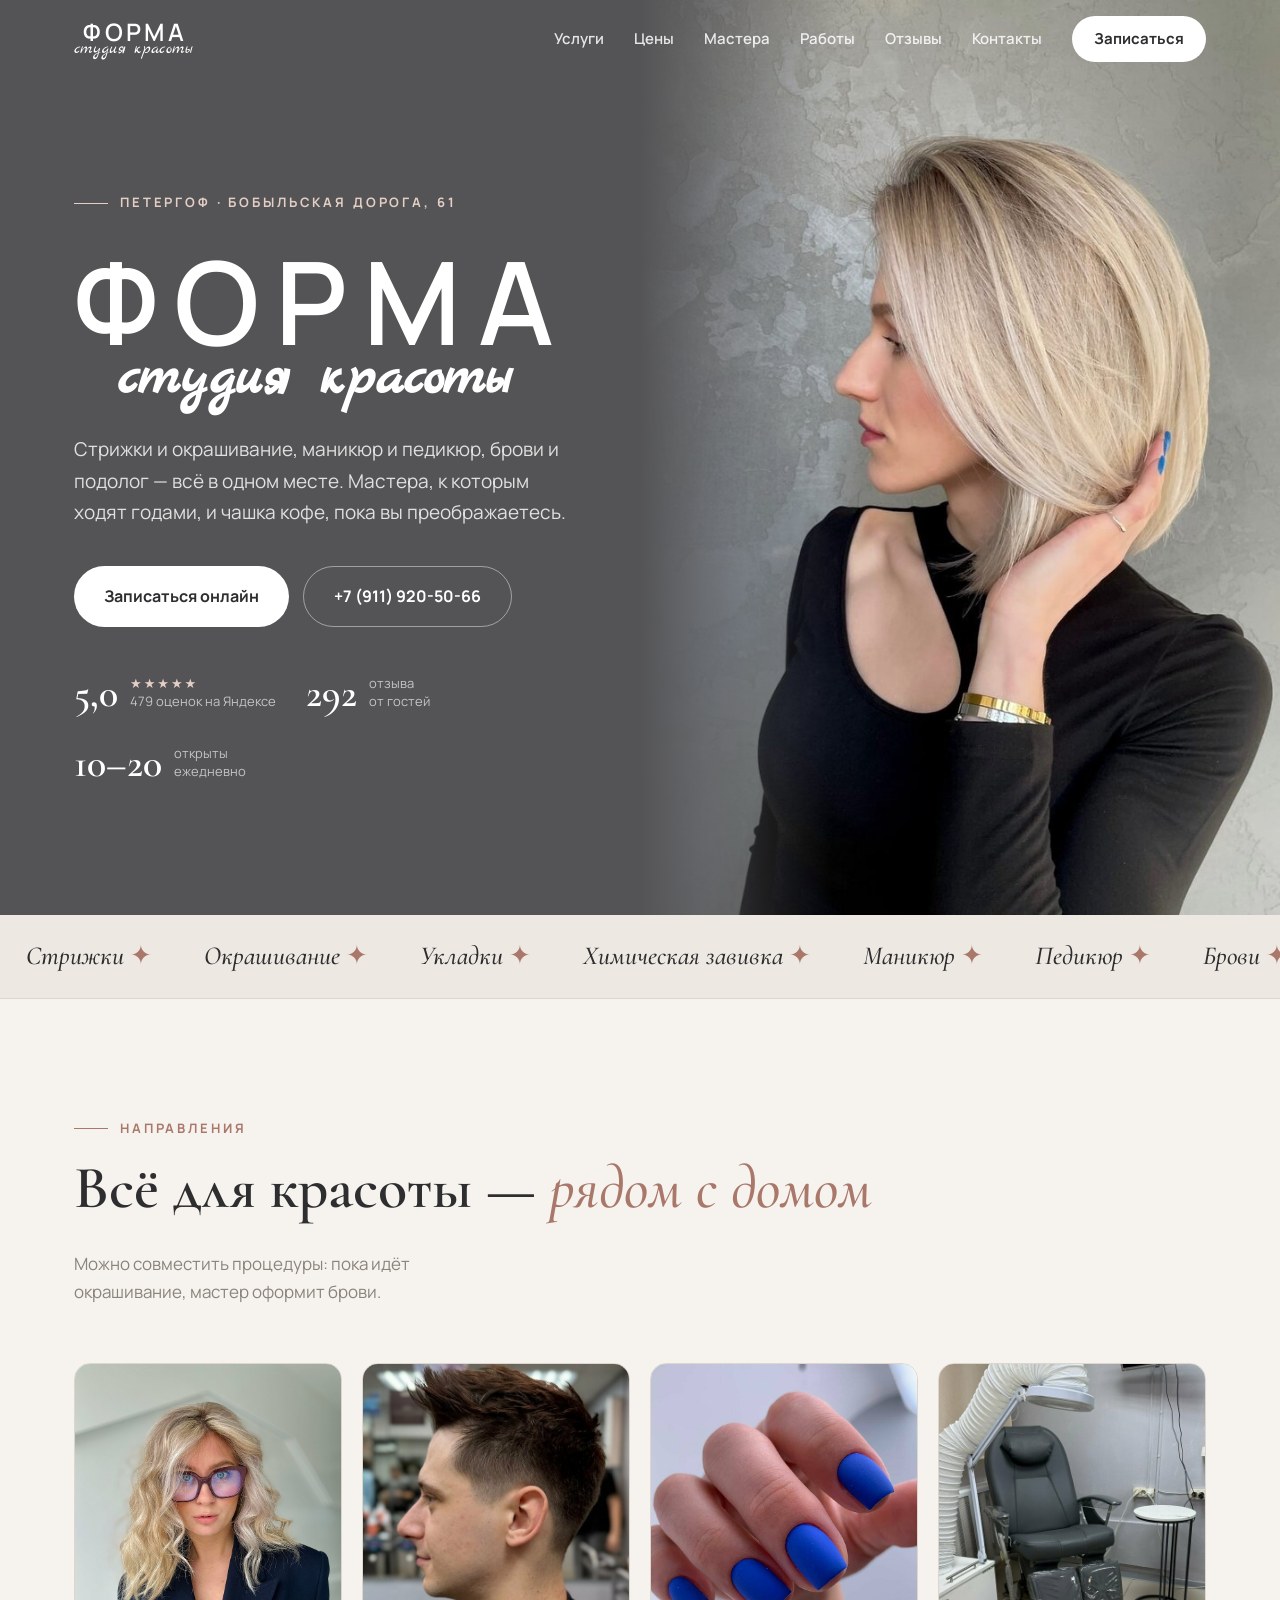
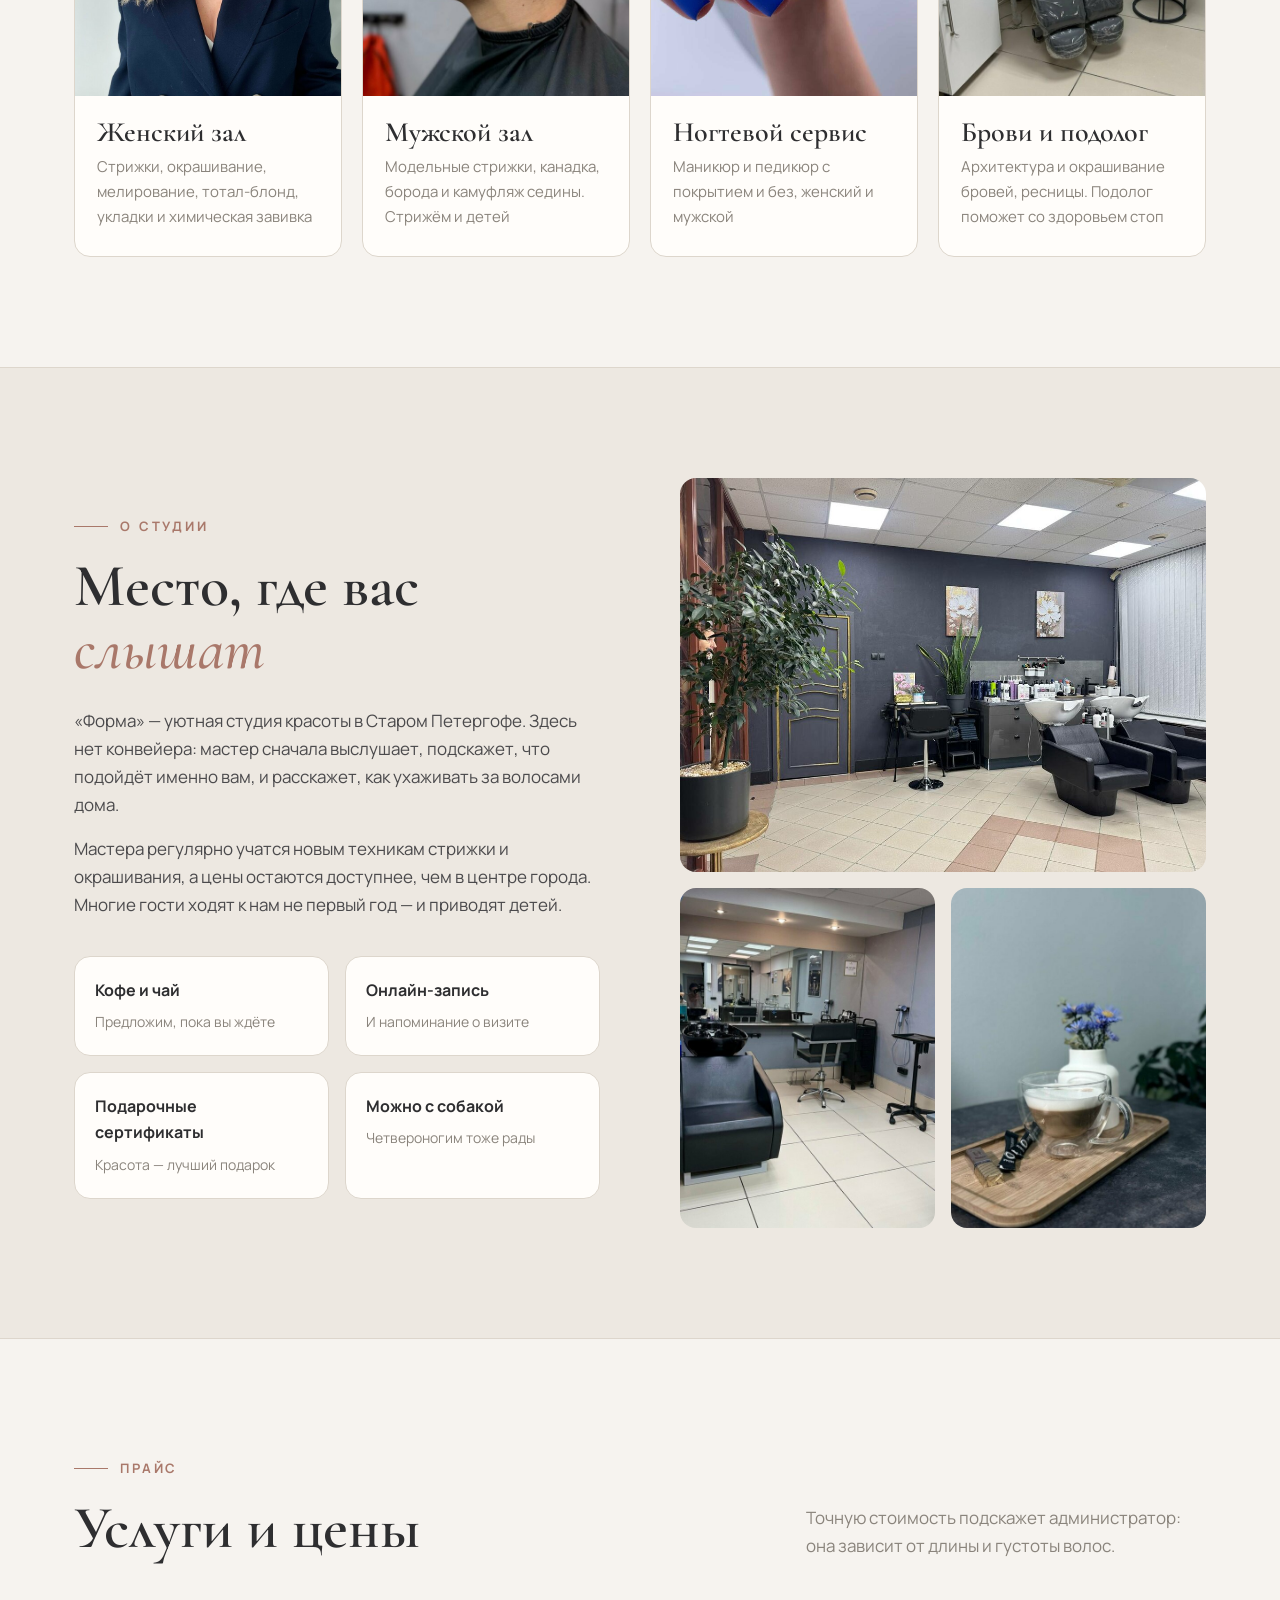
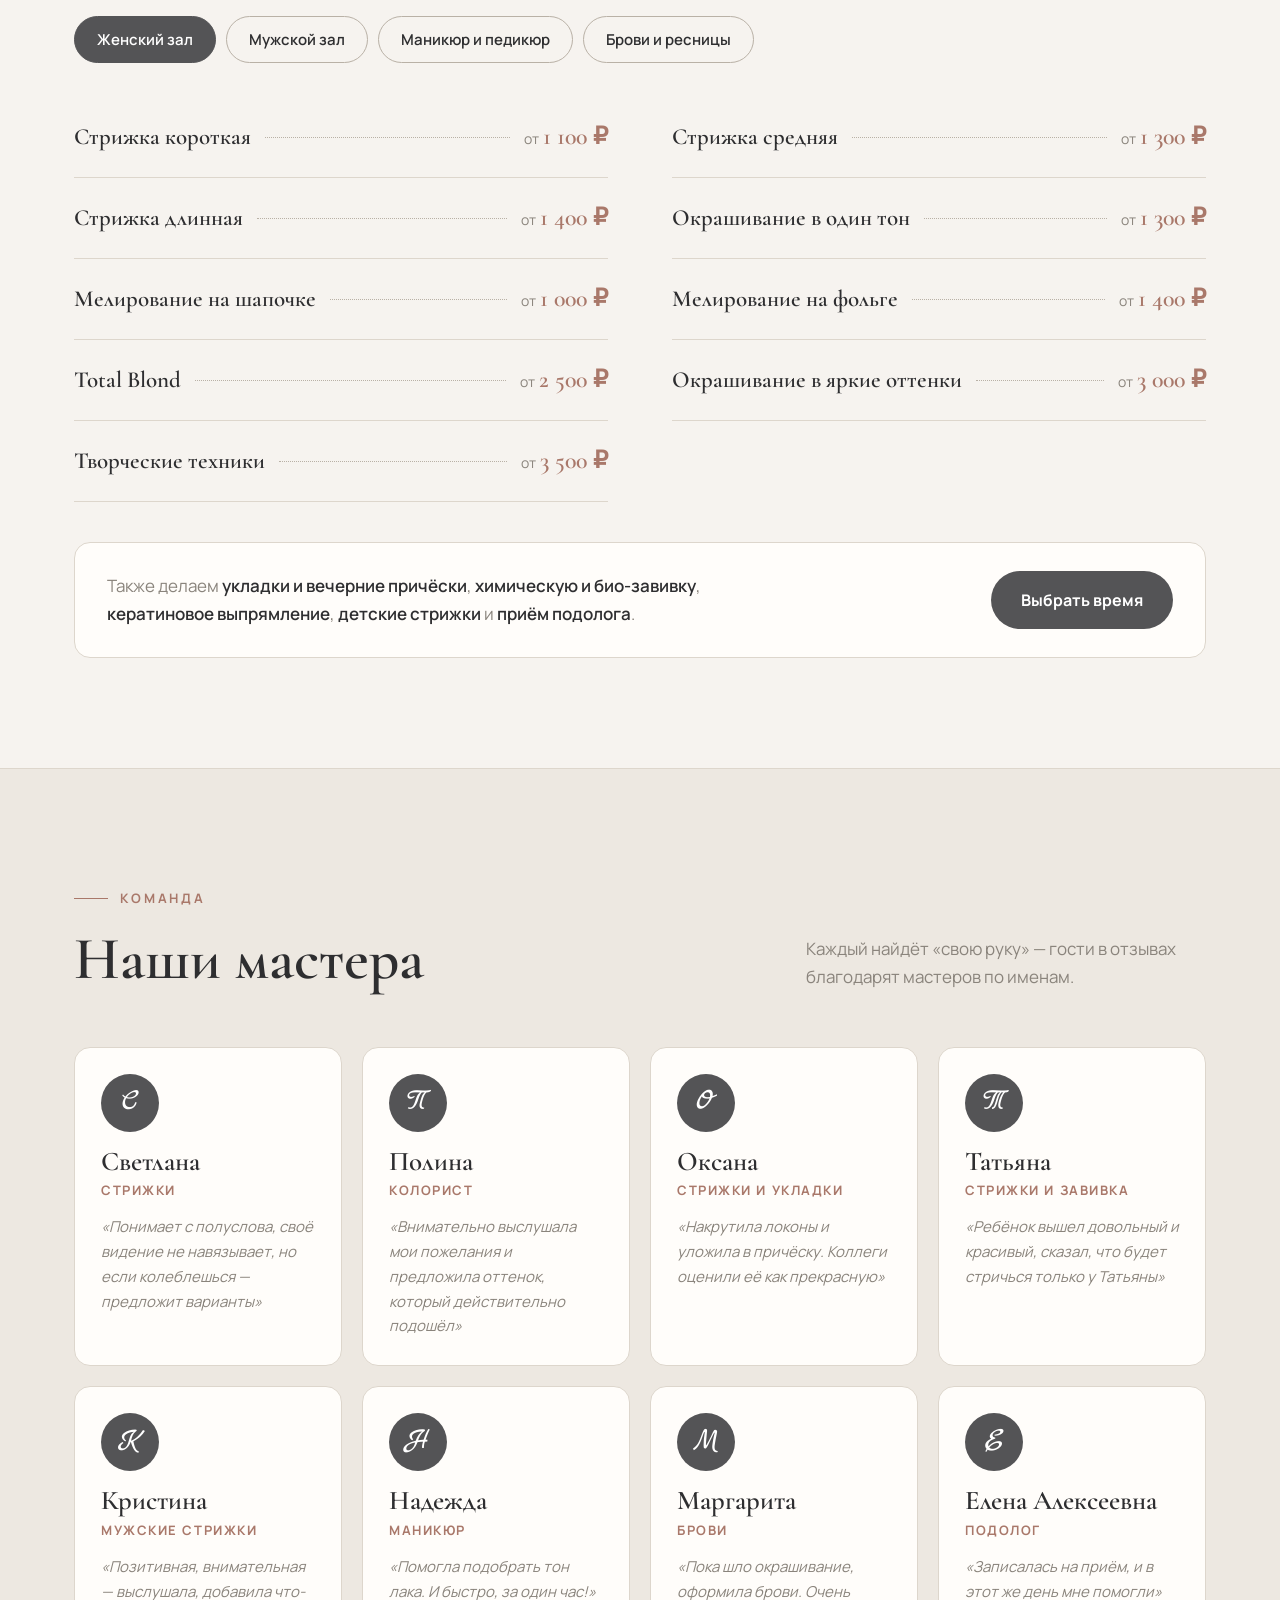
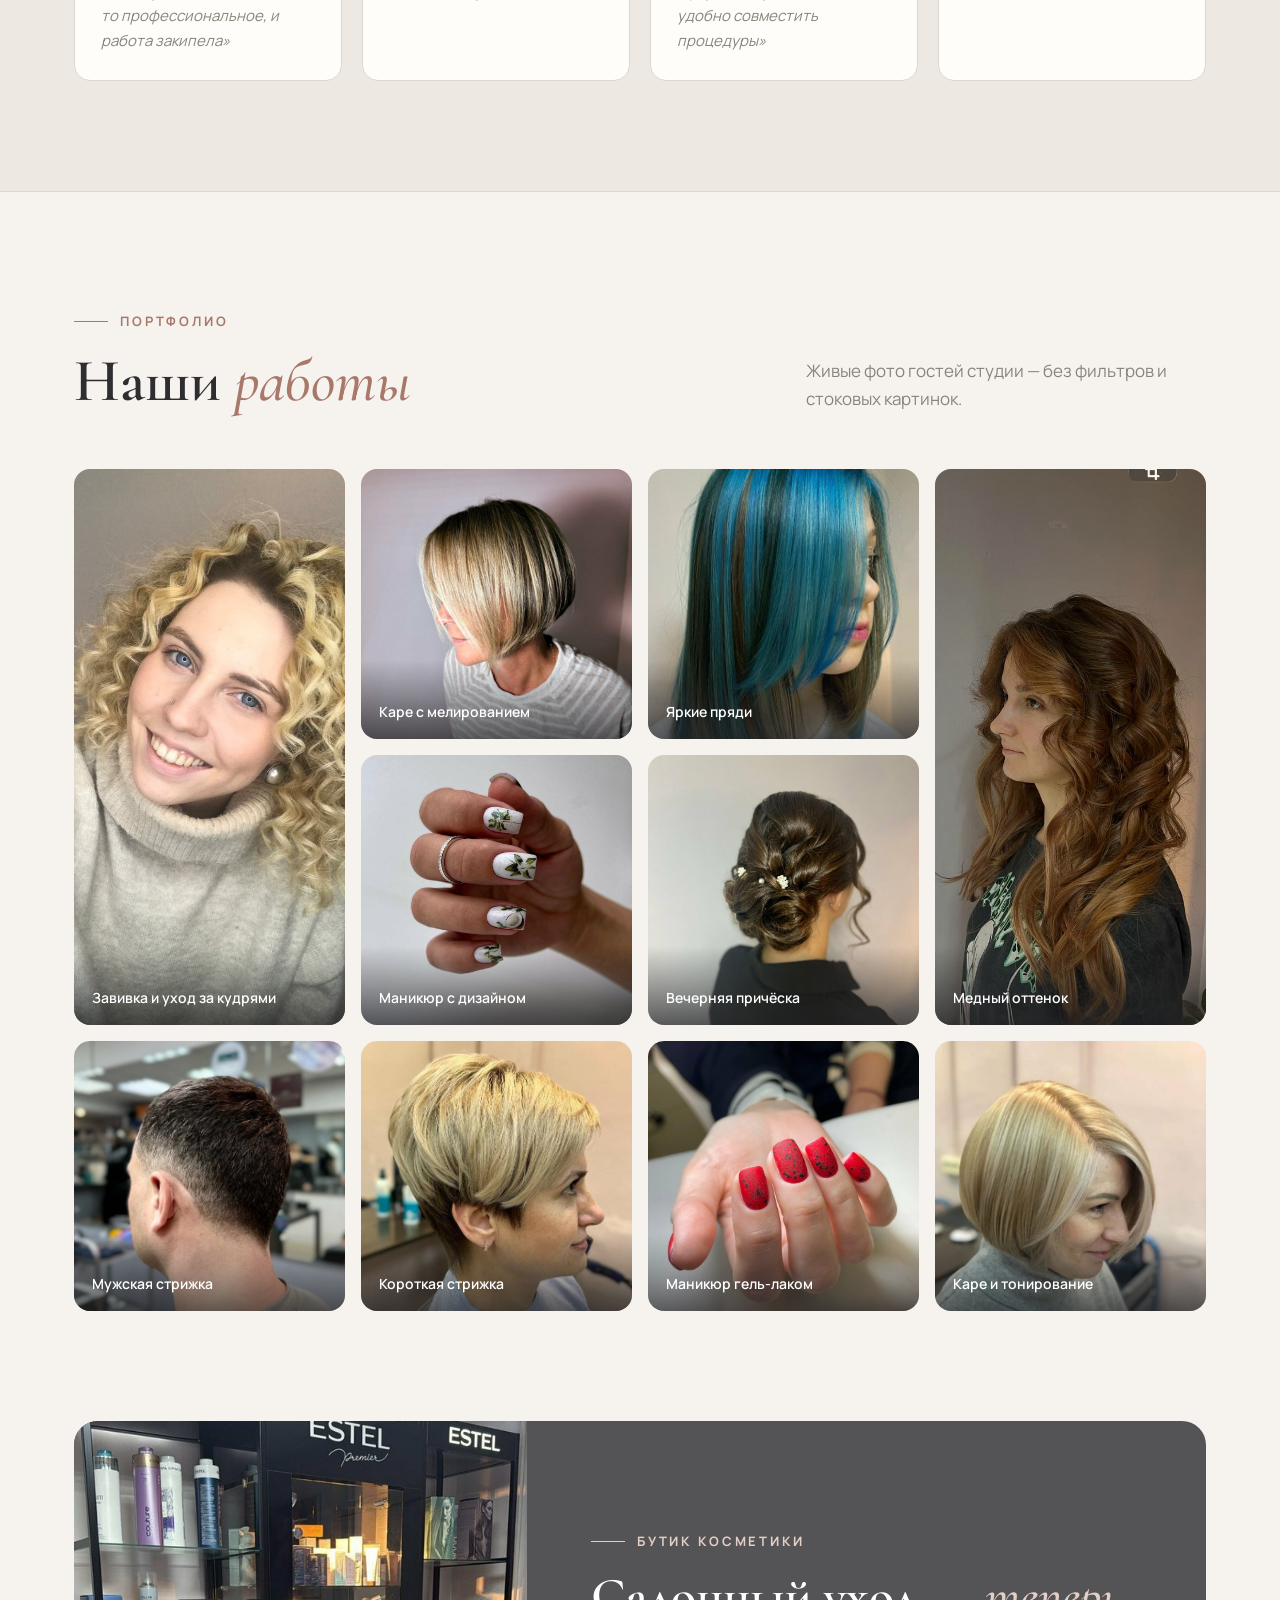
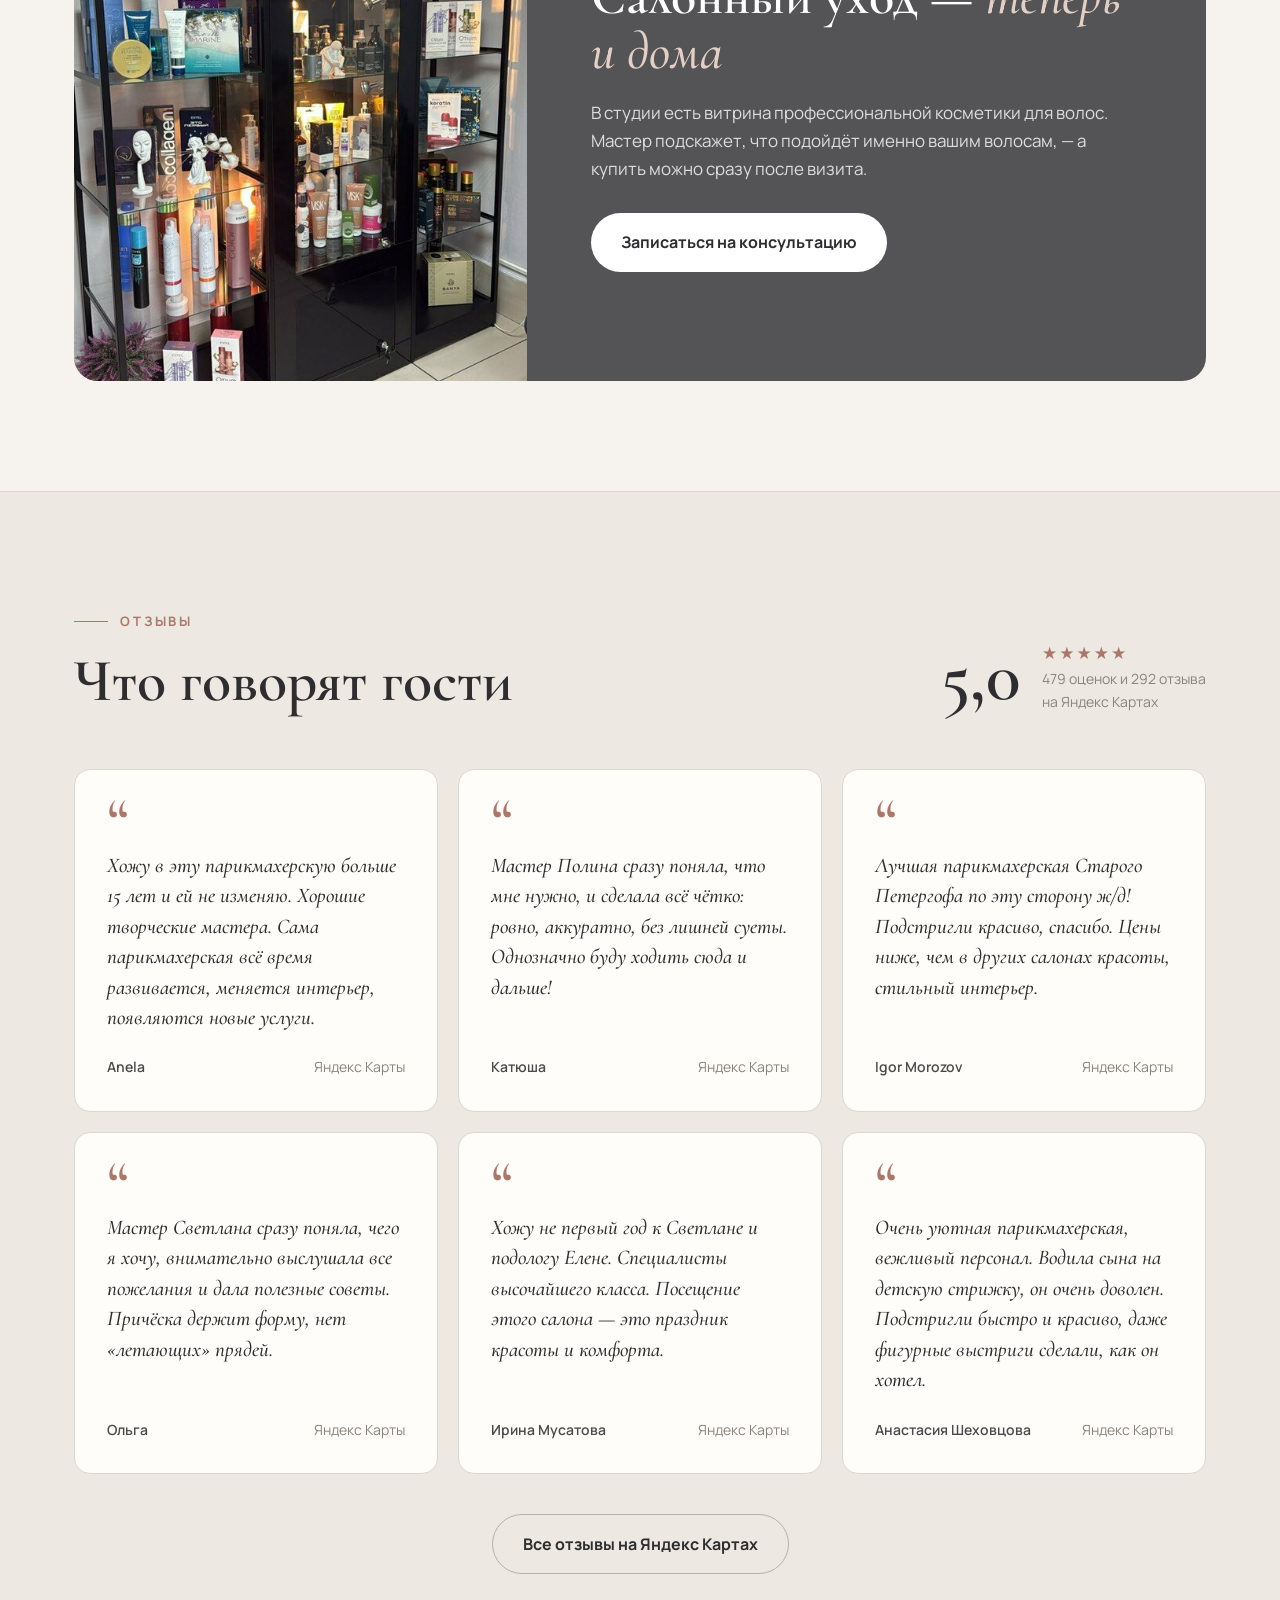
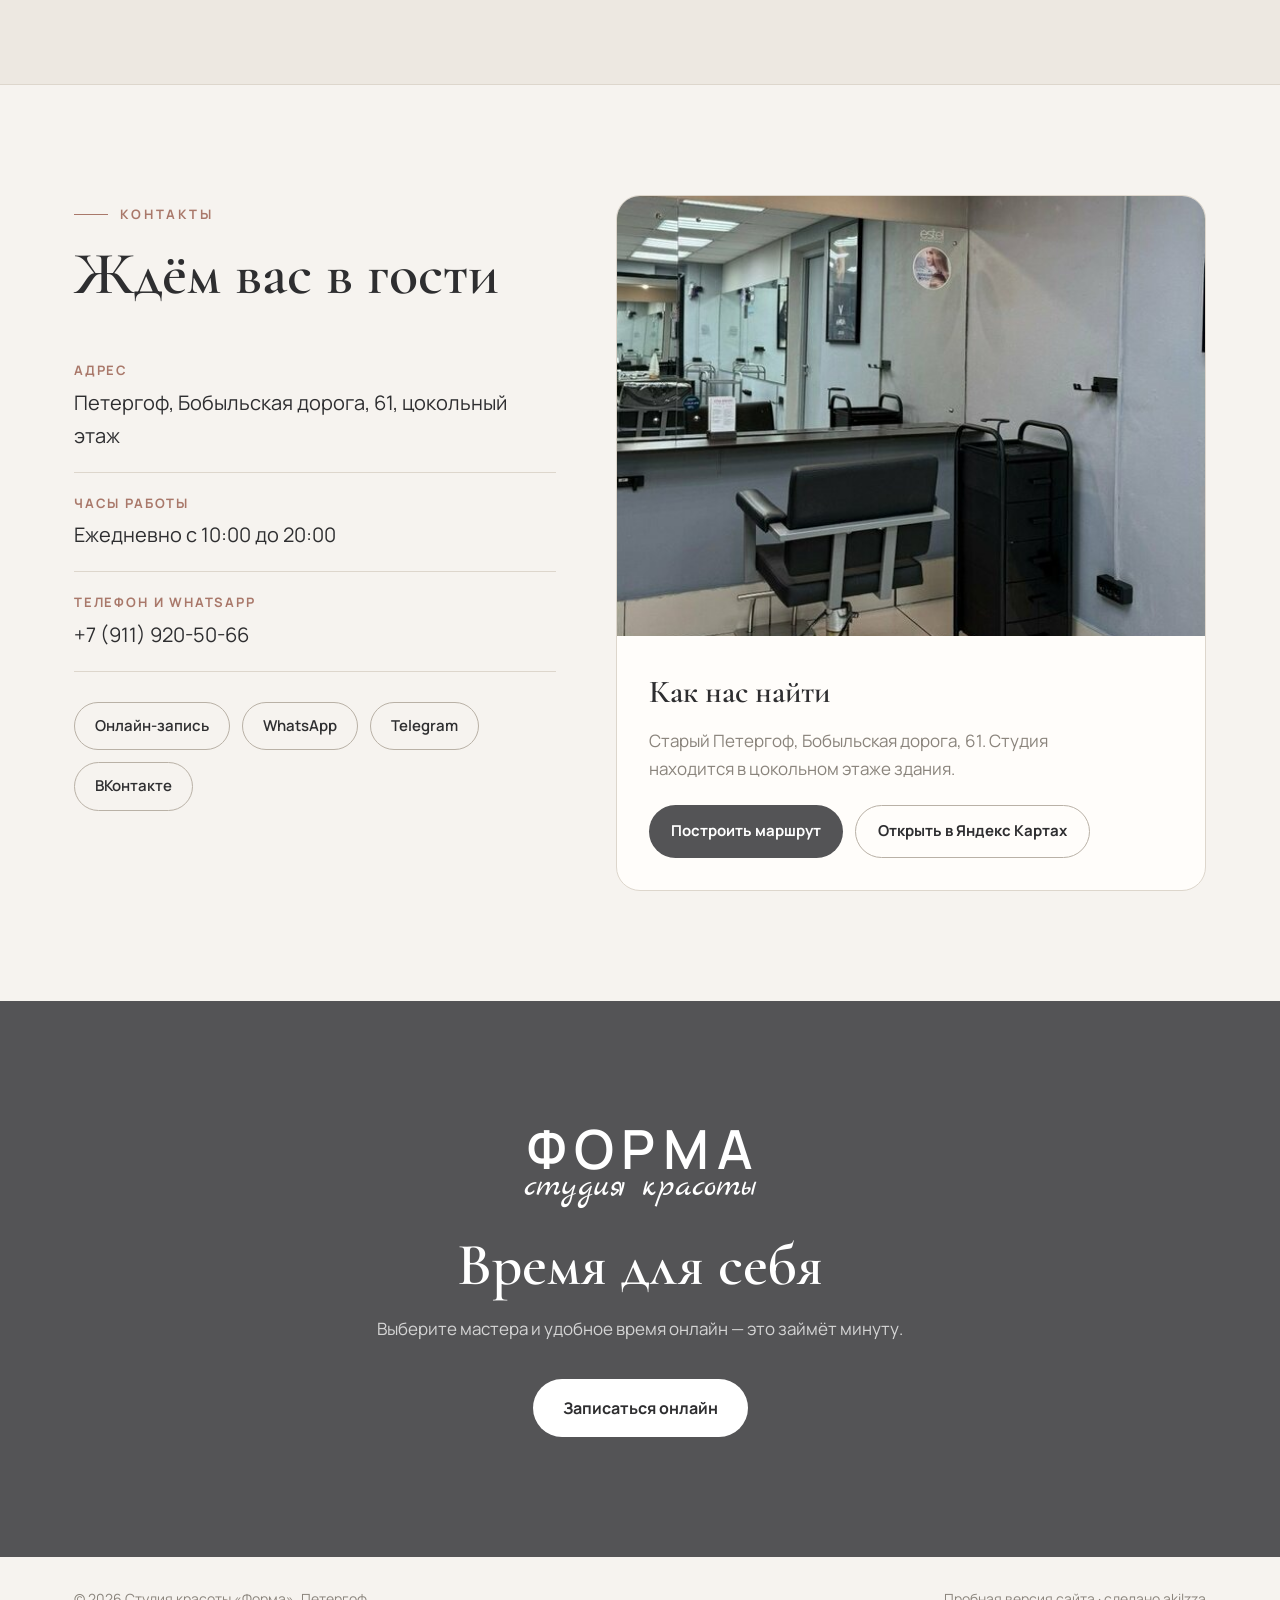
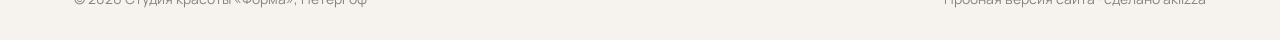
<file: index.html>
<!doctype html>
<html lang="ru">
<head>
<meta charset="utf-8">
<meta name="viewport" content="width=device-width, initial-scale=1">
<title>Форма — студия красоты в Петергофе</title>
<meta name="description" content="Студия красоты «Форма» в Петергофе: женские, мужские и детские стрижки, окрашивание, маникюр и педикюр, брови, подолог. Ежедневно 10:00–20:00. Рейтинг 5,0 на Яндекс Картах.">
<!-- Пробная версия для показа клиенту: не показывать в поисковиках. Убрать, когда сайт станет официальным -->
<meta name="robots" content="noindex, nofollow">
<!-- Карточка ссылки в WhatsApp/Telegram/VK. Адрес картинки должен быть полным; поменять, если сайт переедет -->
<meta property="og:type" content="website">
<meta property="og:title" content="Форма — студия красоты в Петергофе">
<meta property="og:description" content="Стрижки, окрашивание, маникюр, брови и подолог. Ежедневно 10:00–20:00. ★ 5,0 на Яндекс Картах.">
<meta property="og:image" content="https://akilzza.github.io/forma/img/og.png">
<meta property="og:image:width" content="1200">
<meta property="og:image:height" content="630">
<meta property="og:url" content="https://akilzza.github.io/forma/">
<meta property="og:locale" content="ru_RU">
<meta name="twitter:card" content="summary_large_image">
<link rel="icon" href="data:image/svg+xml,%3Csvg xmlns='http://www.w3.org/2000/svg' viewBox='0 0 64 64'%3E%3Crect width='64' height='64' rx='14' fill='%23545456'/%3E%3Ctext x='32' y='45' font-family='Arial' font-size='38' fill='%23fff' text-anchor='middle'%3E%D0%A4%3C/text%3E%3C/svg%3E">
<link rel="stylesheet" href="fonts/fonts.css">
<style>
:root {
  --bg: #f6f3ef;
  --bg-2: #ede8e1;
  --card: #fffdfa;
  --line: #ddd6cc;
  --graphite: #545456;
  --ink: #2e2e30;
  --text: #4b4a4c;
  --muted: #8a847c;
  --rose: #a9786a;
  --radius: 16px;
  --wrap: 1180px;
}
* { box-sizing: border-box; margin: 0; padding: 0; }
html { scroll-behavior: smooth; }
body {
  background: var(--bg);
  color: var(--text);
  font: 400 17px/1.65 "Manrope", system-ui, sans-serif;
  -webkit-font-smoothing: antialiased;
  overflow-x: hidden;
}
img { display: block; max-width: 100%; }
a { color: inherit; text-decoration: none; }
h1, h2, h3 { font-family: "Cormorant Garamond", Georgia, serif; color: var(--ink); font-weight: 600; line-height: 1.05; }
h2 { font-size: clamp(38px, 5.4vw, 60px); }
h2 em { font-style: italic; font-weight: 500; color: var(--rose); }
.wrap { max-width: var(--wrap); margin: 0 auto; padding: 0 24px; }
.eyebrow {
  display: inline-flex; align-items: center; gap: 12px;
  font-size: 13px; font-weight: 700; letter-spacing: .22em; text-transform: uppercase; color: var(--rose);
}
.eyebrow::before { content: ""; width: 34px; height: 1px; background: currentColor; }
.script { font-family: "Marck Script", cursive; font-weight: 400; }
section { padding: 110px 0; }

/* кнопки */
.btn {
  display: inline-flex; align-items: center; justify-content: center; gap: 10px;
  padding: 16px 30px; border-radius: 999px; font-weight: 700; font-size: 16px;
  transition: transform .2s, background .2s, color .2s, border-color .2s;
}
.btn:hover { transform: translateY(-2px); }
.btn-main { background: var(--graphite); color: #fff; }
.btn-main:hover { background: var(--ink); }
.btn-light { background: #fff; color: var(--ink); }
.btn-light:hover { background: var(--bg-2); }
.btn-ghost { border: 1px solid #b9b1a6; color: var(--ink); }
.btn-ghost:hover { border-color: var(--graphite); background: var(--graphite); color: #fff; }
.btn-ghost-light { border: 1px solid rgba(255,255,255,.45); color: #fff; }
.btn-ghost-light:hover { background: #fff; color: var(--ink); }

/* логотип текстом: как на вывеске */
.logo { display: inline-flex; flex-direction: column; align-items: center; line-height: 1; }
.logo b { font-family: "Manrope", sans-serif; font-weight: 600; letter-spacing: .14em; margin-right: -.14em; }
.logo i { font-family: "Marck Script", cursive; font-style: normal; margin-top: -.15em; }

/* шапка */
header {
  position: fixed; inset: 0 0 auto; z-index: 50; color: #fff;
  transition: background .3s, border-color .3s, color .3s;
  border-bottom: 1px solid transparent;
}
header.scrolled, header.menu-open { background: rgba(246, 243, 239, .94); backdrop-filter: blur(10px); border-color: var(--line); color: var(--ink); }
.nav { display: flex; align-items: center; justify-content: space-between; height: 78px; }
.brand b { font-size: 24px; }
.brand i { font-size: 17px; }
.menu { display: flex; align-items: center; gap: 30px; font-size: 15px; font-weight: 600; }
.menu a:not(.btn) { opacity: .85; transition: opacity .2s, color .2s; }
.menu a:not(.btn):hover { opacity: 1; color: var(--rose); }
.menu .btn { padding: 11px 22px; font-size: 15px; }
header:not(.scrolled) .menu .btn { background: #fff; color: var(--ink); }
.burger { display: none; background: none; border: 0; width: 44px; height: 44px; cursor: pointer; color: inherit; }
.burger span { display: block; width: 24px; height: 2px; margin: 6px auto; background: currentColor; transition: transform .3s, opacity .3s; }

/* первый экран */
.hero { min-height: 100vh; min-height: 100svh; display: grid; grid-template-columns: 1fr 1fr; padding: 0; background: var(--graphite); color: #fff; }
.hero-text { display: flex; flex-direction: column; justify-content: center; padding: 140px 56px 80px max(24px, calc((100vw - var(--wrap)) / 2 + 24px)); }
.hero .eyebrow { color: #e4cfc6; }
.hero h1 { margin: 30px 0 26px; color: #fff; align-self: flex-start; }
.hero h1 b { font-size: clamp(64px, 9vw, 116px); }
.hero h1 i { font-size: clamp(34px, 4.6vw, 58px); }
.hero p.lead { font-size: 19px; max-width: 500px; color: rgba(255,255,255,.82); }
.hero-actions { display: flex; flex-wrap: wrap; gap: 14px; margin: 38px 0 46px; }
.badges { display: flex; flex-wrap: wrap; gap: 30px; }
.badge { display: flex; align-items: center; gap: 12px; }
.badge b { font-family: "Cormorant Garamond", serif; font-size: 40px; font-weight: 600; line-height: 1; }
.badge small { font-size: 13px; color: rgba(255,255,255,.65); line-height: 1.35; }
.stars { color: #e4cfc6; letter-spacing: 2px; }
.hero-photo { position: relative; overflow: hidden; }
.hero-photo img { width: 100%; height: 100%; object-fit: cover; object-position: center 30%; }
.hero-photo::after { content: ""; position: absolute; inset: 0; background: linear-gradient(90deg, var(--graphite) 0%, rgba(84,84,86,0) 30%); }

/* бегущая строка */
.ticker { border-bottom: 1px solid var(--line); padding: 20px 0; overflow: hidden; white-space: nowrap; background: var(--bg-2); }
.ticker div { display: inline-block; animation: run 45s linear infinite; }
.ticker span { font-family: "Cormorant Garamond", serif; font-style: italic; font-size: 26px; color: var(--ink); margin: 0 26px; }
.ticker i { color: var(--rose); font-style: normal; }
@keyframes run { to { transform: translateX(-50%); } }

/* заголовок раздела */
.head { display: flex; justify-content: space-between; align-items: end; gap: 30px; margin-bottom: 56px; flex-wrap: wrap; }
.head h2 { margin-top: 18px; }
.head p { max-width: 400px; color: var(--muted); }

/* направления */
.dirs { display: grid; grid-template-columns: repeat(4, 1fr); gap: 20px; }
.dir { background: var(--card); border: 1px solid var(--line); border-radius: var(--radius); overflow: hidden; display: flex; flex-direction: column; transition: transform .3s, box-shadow .3s; }
.dir:hover { transform: translateY(-6px); box-shadow: 0 20px 40px rgba(60, 50, 40, .1); }
.dir img { width: 100%; aspect-ratio: 4 / 5; object-fit: cover; }
.dir div { padding: 22px 22px 26px; }
.dir h3 { font-size: 28px; margin-bottom: 8px; }
.dir p { font-size: 15px; color: var(--muted); }

/* о студии */
.about-sec { background: var(--bg-2); border-block: 1px solid var(--line); }
.about { display: grid; grid-template-columns: 1fr 1fr; gap: 80px; align-items: center; }
.about h2 { margin: 18px 0 26px; }
.about p + p { margin-top: 16px; }
.perks { display: grid; grid-template-columns: 1fr 1fr; gap: 16px; margin-top: 36px; }
.perk { padding: 20px; border: 1px solid var(--line); border-radius: var(--radius); background: var(--card); }
.perk b { display: block; color: var(--ink); font-size: 16px; margin-bottom: 4px; }
.perk span { font-size: 14px; color: var(--muted); }
.about-photos { display: grid; grid-template-columns: 1fr 1fr; gap: 16px; }
.about-photos img { border-radius: var(--radius); width: 100%; height: 100%; object-fit: cover; }
.about-photos img:first-child { grid-column: span 2; aspect-ratio: 4 / 3; }
.about-photos img:not(:first-child) { aspect-ratio: 3 / 4; }

/* цены */
.tabs { display: flex; flex-wrap: wrap; gap: 10px; margin-bottom: 34px; }
.tab { font: 600 15px "Manrope", sans-serif; padding: 12px 22px; border-radius: 999px; border: 1px solid #b9b1a6; background: transparent; color: var(--ink); cursor: pointer; transition: background .2s, color .2s, border-color .2s; }
.tab:hover { border-color: var(--graphite); }
.tab.active { background: var(--graphite); border-color: var(--graphite); color: #fff; }
.panel { display: none; grid-template-columns: 1fr 1fr; gap: 0 64px; }
.panel.active { display: grid; animation: fade .4s; }
@keyframes fade { from { opacity: 0; transform: translateY(8px); } }
.price { display: flex; align-items: baseline; gap: 14px; padding: 20px 0; border-bottom: 1px solid var(--line); }
.price b { font-family: "Cormorant Garamond", serif; font-size: 23px; font-weight: 600; color: var(--ink); }
.price-dots { flex: 1; border-bottom: 1px dotted #b9b1a6; transform: translateY(-6px); min-width: 20px; }
.price-sum { font-family: "Cormorant Garamond", serif; font-size: 24px; font-weight: 600; color: var(--rose); white-space: nowrap; }
.price-sum small { font-family: "Manrope", sans-serif; font-size: 14px; color: var(--muted); margin-right: 4px; font-weight: 400; }
.more { margin-top: 40px; display: flex; justify-content: space-between; align-items: center; gap: 24px; flex-wrap: wrap; padding: 28px 32px; border: 1px solid var(--line); border-radius: var(--radius); background: var(--card); }
.more p { color: var(--muted); max-width: 660px; }
.more p b { color: var(--ink); font-weight: 600; }

/* мастера */
.team-sec { background: var(--bg-2); border-block: 1px solid var(--line); }
.team { display: grid; grid-template-columns: repeat(4, 1fr); gap: 20px; }
.master { background: var(--card); border: 1px solid var(--line); border-radius: var(--radius); padding: 26px; display: flex; flex-direction: column; }
.master .ava { width: 58px; height: 58px; border-radius: 50%; background: var(--graphite); color: #fff; display: grid; place-items: center; font-family: "Marck Script", cursive; font-size: 30px; margin-bottom: 16px; }
.master h3 { font-size: 27px; }
.master .role { font-size: 13px; font-weight: 700; letter-spacing: .12em; text-transform: uppercase; color: var(--rose); margin: 4px 0 14px; }
.master q { quotes: none; font-size: 15px; color: var(--muted); font-style: italic; flex: 1; }
.master q::before { content: "«"; } .master q::after { content: "»"; }

/* работы */
.gallery { display: grid; grid-template-columns: repeat(4, 1fr); grid-auto-rows: 270px; grid-auto-flow: dense; gap: 16px; }
.gallery figure { position: relative; overflow: hidden; border-radius: var(--radius); cursor: zoom-in; background: var(--bg-2); }
.gallery figure.tall { grid-row: span 2; }
.gallery img { width: 100%; height: 100%; object-fit: cover; transition: transform .6s; }
.gallery figure:hover img { transform: scale(1.05); }
.gallery figcaption {
  position: absolute; left: 0; right: 0; bottom: 0; padding: 40px 18px 16px;
  background: linear-gradient(transparent, rgba(30,30,32,.7)); color: #fff; font-size: 14px; font-weight: 600;
}

/* бутик */
.boutique { display: grid; grid-template-columns: .8fr 1.2fr; border-radius: 24px; overflow: hidden; background: var(--graphite); color: #fff; }
.boutique img { width: 100%; height: 100%; object-fit: cover; min-height: 440px; max-height: 560px; }
.boutique-text { padding: 64px; display: flex; flex-direction: column; justify-content: center; }
.boutique-text .eyebrow { color: #e4cfc6; }
.boutique-text h2 { color: #fff; margin: 18px 0 20px; font-size: clamp(34px, 4.4vw, 52px); }
.boutique-text h2 em { color: #e4cfc6; }
.boutique-text p { color: rgba(255,255,255,.8); margin-bottom: 30px; max-width: 520px; }
.boutique-text .btn { align-self: flex-start; }

/* отзывы */
.reviews { background: var(--bg-2); border-block: 1px solid var(--line); }
.rating-box { display: flex; align-items: center; gap: 22px; }
.rating-box b { font-family: "Cormorant Garamond", serif; font-size: 72px; font-weight: 600; color: var(--ink); line-height: 1; }
.rating-box .stars { color: var(--rose); }
.rating-box small { display: block; color: var(--muted); font-size: 14px; }
.review-grid { display: grid; grid-template-columns: repeat(3, 1fr); gap: 20px; }
.review { padding: 32px; border: 1px solid var(--line); border-radius: var(--radius); background: var(--card); display: flex; flex-direction: column; }
.review q { quotes: none; font-family: "Cormorant Garamond", serif; font-style: italic; font-size: 21px; line-height: 1.45; color: var(--ink); flex: 1; }
.review q::before { content: "“"; display: block; font-size: 64px; line-height: .6; color: var(--rose); margin-bottom: 10px; font-style: normal; }
.review footer { margin-top: 22px; display: flex; justify-content: space-between; gap: 10px; font-size: 14px; color: var(--muted); }
.review footer b { color: var(--text); font-weight: 600; }
.reviews-link { margin-top: 40px; text-align: center; }

/* контакты */
.contacts { display: grid; grid-template-columns: .9fr 1.1fr; gap: 60px; align-items: stretch; }
.contacts h2 { margin: 18px 0 34px; }
.contact-row { padding: 20px 0; border-bottom: 1px solid var(--line); }
.contact-row small { display: block; font-size: 13px; letter-spacing: .14em; text-transform: uppercase; color: var(--rose); font-weight: 700; margin-bottom: 4px; }
.contact-row a, .contact-row p { font-size: 20px; color: var(--ink); }
.contact-row a:hover { color: var(--rose); }
.socials { display: flex; gap: 12px; margin-top: 30px; flex-wrap: wrap; }
.socials a { padding: 11px 20px; border: 1px solid #b9b1a6; border-radius: 999px; font-size: 15px; font-weight: 600; color: var(--ink); transition: background .2s, color .2s, border-color .2s; }
.socials a:hover { background: var(--graphite); border-color: var(--graphite); color: #fff; }
.map { border-radius: 24px; overflow: hidden; border: 1px solid var(--line); background: var(--card); display: flex; flex-direction: column; }
.map > img { width: 100%; flex: 1; min-height: 300px; max-height: 440px; object-fit: cover; object-position: center 60%; }
.map-card { padding: 30px 32px 32px; }
.map-card b { font-family: "Cormorant Garamond", serif; font-size: 32px; color: var(--ink); font-weight: 600; }
.map-card p { margin: 8px 0 22px; max-width: 460px; color: var(--muted); }
.map-actions { display: flex; flex-wrap: wrap; gap: 12px; }
.map-actions .btn { padding: 13px 22px; font-size: 15px; }

/* подвал */
.final { text-align: center; padding: 120px 0; background: var(--graphite); color: #fff; }
.final .logo { margin-bottom: 30px; }
.final .logo b { font-size: 54px; }
.final .logo i { font-size: 34px; }
.final h2 { color: #fff; margin-bottom: 18px; }
.final p { color: rgba(255,255,255,.75); margin-bottom: 36px; }
footer.site { padding: 30px 0; font-size: 14px; color: var(--muted); }
footer.site .wrap { display: flex; justify-content: space-between; gap: 20px; flex-wrap: wrap; }

/* кнопка записи внизу на телефоне */
.sticky-cta { display: none; }

/* просмотр фото */
.lightbox { position: fixed; inset: 0; z-index: 100; background: rgba(20,20,22,.92); display: none; align-items: center; justify-content: center; padding: 24px; cursor: zoom-out; }
.lightbox.open { display: flex; }
.lightbox img { max-height: 90vh; border-radius: 10px; }

/* появление при прокрутке */
.reveal { opacity: 0; transform: translateY(30px); transition: opacity .8s, transform .8s; }
.reveal.in { opacity: 1; transform: none; }

@media (max-width: 1080px) {
  .dirs, .team { grid-template-columns: 1fr 1fr; }
  .review-grid { grid-template-columns: 1fr 1fr; }
}
@media (max-width: 980px) {
  section { padding: 80px 0; }
  .menu { position: fixed; inset: 78px 0 auto; flex-direction: column; gap: 0; background: var(--bg); color: var(--ink); border-bottom: 1px solid var(--line); padding: 10px 24px 24px; transform: translateY(-120%); transition: transform .35s; z-index: -1; }
  .menu.open { transform: none; }
  .menu a:not(.btn) { padding: 16px 0; width: 100%; border-bottom: 1px solid var(--line); font-size: 18px; }
  .menu .btn, header:not(.scrolled) .menu .btn { margin-top: 20px; width: 100%; padding: 16px; background: var(--graphite); color: #fff; }
  .burger { display: block; }
  header.menu-open .burger span:nth-child(1) { transform: translateY(8px) rotate(45deg); }
  header.menu-open .burger span:nth-child(2) { opacity: 0; }
  header.menu-open .burger span:nth-child(3) { transform: translateY(-8px) rotate(-45deg); }
  .hero { grid-template-columns: 1fr; position: relative; }
  .hero-photo { position: absolute; inset: 0; }
  .hero-photo::after { background: linear-gradient(180deg, rgba(84,84,86,.6) 0%, rgba(84,84,86,.82) 50%, var(--graphite) 100%); }
  .hero-text { position: relative; z-index: 1; padding: 130px 24px 60px; }
  .about, .contacts, .boutique { grid-template-columns: 1fr; gap: 50px; }
  .boutique { gap: 0; }
  .boutique img { min-height: 300px; max-height: 380px; }
  .boutique-text { padding: 40px 28px; }
  .panel { grid-template-columns: 1fr; }
  .gallery { grid-template-columns: 1fr 1fr; grid-auto-rows: 220px; }
  .map > img { min-height: 260px; max-height: 340px; }
  .map-card { padding: 24px; }
  .map-actions .btn { flex: 1 1 100%; }
  .sticky-cta { display: block; position: fixed; left: 16px; right: 16px; bottom: 16px; z-index: 40; transform: translateY(150%); transition: transform .3s; }
  .sticky-cta.show { transform: none; }
  .sticky-cta .btn { width: 100%; box-shadow: 0 10px 30px rgba(0,0,0,.3); }
  footer.site { padding-bottom: 100px; }
}
@media (max-width: 640px) {
  body { font-size: 16px; }
  .wrap { padding: 0 16px; }
  .hero-text { padding-left: 16px; padding-right: 16px; }
  .hero-actions .btn { flex: 1 1 100%; }
  .badges { gap: 20px; }
  .dirs { grid-template-columns: 1fr 1fr; gap: 12px; }
  .dir div { padding: 16px; }
  .dir h3 { font-size: 22px; }
  .dir p { font-size: 13px; }
  .team, .review-grid { grid-template-columns: 1fr; }
  .perks { gap: 10px; }
  .perk { padding: 16px; }
  .perk span { font-size: 13px; }
  .tab { padding: 10px 16px; font-size: 14px; }
  .price b { font-size: 20px; }
  .price-sum { font-size: 21px; }
  .gallery { grid-auto-rows: 170px; gap: 10px; }
  .review { padding: 26px; }
  .review q { font-size: 19px; }
  .more { padding: 22px; }
  .final .logo b { font-size: 42px; }
}
@media (prefers-reduced-motion: reduce) {
  .ticker div { animation: none; }
  .reveal { opacity: 1; transform: none; }
}
</style>
</head>
<body>

<header>
  <div class="wrap nav">
    <a href="#" class="logo brand" aria-label="Форма, студия красоты"><b>ФОРМА</b><i>студия красоты</i></a>
    <nav class="menu" id="menu">
      <a href="#services">Услуги</a>
      <a href="#prices">Цены</a>
      <a href="#team">Мастера</a>
      <a href="#works">Работы</a>
      <a href="#reviews">Отзывы</a>
      <a href="#contacts">Контакты</a>
      <a class="btn btn-main" href="https://n823170.yclients.ru/" target="_blank" rel="noopener">Записаться</a>
    </nav>
    <button class="burger" id="burger" aria-label="Меню"><span></span><span></span><span></span></button>
  </div>
</header>

<section class="hero">
  <div class="hero-text">
    <span class="eyebrow">Петергоф · Бобыльская дорога, 61</span>
    <h1 class="logo"><b>ФОРМА</b><i>студия красоты</i></h1>
    <p class="lead">Стрижки и окрашивание, маникюр и педикюр, брови и подолог — всё в одном месте. Мастера, к которым ходят годами, и чашка кофе, пока вы преображаетесь.</p>
    <div class="hero-actions">
      <a class="btn btn-light" href="https://n823170.yclients.ru/" target="_blank" rel="noopener">Записаться онлайн</a>
      <a class="btn btn-ghost-light" href="tel:+79119205066">+7 (911) 920-50-66</a>
    </div>
    <div class="badges">
      <div class="badge"><b>5,0</b><small><span class="stars">★★★★★</span><br>479 оценок на Яндексе</small></div>
      <div class="badge"><b>292</b><small>отзыва<br>от гостей</small></div>
      <div class="badge"><b>10–20</b><small>открыты<br>ежедневно</small></div>
    </div>
  </div>
  <div class="hero-photo"><img src="img/work-bob.jpg" alt="Стрижка-боб и окрашивание в студии «Форма»"></div>
</section>

<div class="ticker" aria-hidden="true">
  <div>
    <span>Стрижки <i>✦</i></span><span>Окрашивание <i>✦</i></span><span>Укладки <i>✦</i></span><span>Химическая завивка <i>✦</i></span><span>Маникюр <i>✦</i></span><span>Педикюр <i>✦</i></span><span>Брови <i>✦</i></span><span>Подолог <i>✦</i></span><span>Детские стрижки <i>✦</i></span>
    <span>Стрижки <i>✦</i></span><span>Окрашивание <i>✦</i></span><span>Укладки <i>✦</i></span><span>Химическая завивка <i>✦</i></span><span>Маникюр <i>✦</i></span><span>Педикюр <i>✦</i></span><span>Брови <i>✦</i></span><span>Подолог <i>✦</i></span><span>Детские стрижки <i>✦</i></span>
  </div>
</div>

<section id="services">
  <div class="wrap">
    <div class="head reveal">
      <div><span class="eyebrow">Направления</span><h2>Всё для красоты — <em>рядом с домом</em></h2></div>
      <p>Можно совместить процедуры: пока идёт окрашивание, мастер оформит брови.</p>
    </div>
    <div class="dirs reveal">
      <article class="dir"><img src="img/work-blond.jpg" alt="Окрашивание в блонд и укладка" loading="lazy"><div><h3>Женский зал</h3><p>Стрижки, окрашивание, мелирование, тотал-блонд, укладки и химическая завивка</p></div></article>
      <article class="dir"><img src="img/work-men.jpg" alt="Мужская стрижка" loading="lazy"><div><h3>Мужской зал</h3><p>Модельные стрижки, канадка, борода и камуфляж седины. Стрижём и детей</p></div></article>
      <article class="dir"><img src="img/nails-blue.jpg" alt="Маникюр с покрытием гель-лаком" loading="lazy"><div><h3>Ногтевой сервис</h3><p>Маникюр и педикюр с покрытием и без, женский и мужской</p></div></article>
      <article class="dir"><img src="img/podology.jpg" alt="Кабинет подолога" loading="lazy"><div><h3>Брови и подолог</h3><p>Архитектура и окрашивание бровей, ресницы. Подолог поможет со здоровьем стоп</p></div></article>
    </div>
  </div>
</section>

<section class="about-sec">
  <div class="wrap about">
    <div class="reveal">
      <span class="eyebrow">О студии</span>
      <h2>Место, где вас <em>слышат</em></h2>
      <p>«Форма» — уютная студия красоты в Старом Петергофе. Здесь нет конвейера: мастер сначала выслушает, подскажет, что подойдёт именно вам, и расскажет, как ухаживать за волосами дома.</p>
      <p>Мастера регулярно учатся новым техникам стрижки и окрашивания, а цены остаются доступнее, чем в центре города. Многие гости ходят к нам не первый год — и приводят детей.</p>
      <div class="perks">
        <div class="perk"><b>Кофе и чай</b><span>Предложим, пока вы ждёте</span></div>
        <div class="perk"><b>Онлайн-запись</b><span>И напоминание о визите</span></div>
        <div class="perk"><b>Подарочные сертификаты</b><span>Красота — лучший подарок</span></div>
        <div class="perk"><b>Можно с собакой</b><span>Четвероногим тоже рады</span></div>
      </div>
    </div>
    <div class="about-photos reveal">
      <img src="img/hall.jpg" alt="Зал студии «Форма»" loading="lazy">
      <img src="img/hall-2.jpg" alt="Рабочие места мастеров" loading="lazy">
      <img src="img/coffee.jpg" alt="Кофе для гостей" loading="lazy">
    </div>
  </div>
</section>

<!-- Цены взяты из 2ГИС (02.11.2026) и могут быть устаревшими — сверить со студией перед запуском -->
<section id="prices">
  <div class="wrap">
    <div class="head reveal">
      <div><span class="eyebrow">Прайс</span><h2>Услуги и цены</h2></div>
      <p>Точную стоимость подскажет администратор: она зависит от длины и густоты волос.</p>
    </div>
    <div class="reveal">
      <div class="tabs" role="tablist">
        <button class="tab active" data-tab="women">Женский зал</button>
        <button class="tab" data-tab="men">Мужской зал</button>
        <button class="tab" data-tab="nails">Маникюр и педикюр</button>
        <button class="tab" data-tab="brows">Брови и ресницы</button>
      </div>
      <div class="panel active" id="women">
        <div class="price"><b>Стрижка короткая</b><div class="price-dots"></div><div class="price-sum"><small>от</small>1 100 ₽</div></div>
        <div class="price"><b>Стрижка средняя</b><div class="price-dots"></div><div class="price-sum"><small>от</small>1 300 ₽</div></div>
        <div class="price"><b>Стрижка длинная</b><div class="price-dots"></div><div class="price-sum"><small>от</small>1 400 ₽</div></div>
        <div class="price"><b>Окрашивание в один тон</b><div class="price-dots"></div><div class="price-sum"><small>от</small>1 300 ₽</div></div>
        <div class="price"><b>Мелирование на шапочке</b><div class="price-dots"></div><div class="price-sum"><small>от</small>1 000 ₽</div></div>
        <div class="price"><b>Мелирование на фольге</b><div class="price-dots"></div><div class="price-sum"><small>от</small>1 400 ₽</div></div>
        <div class="price"><b>Total Blond</b><div class="price-dots"></div><div class="price-sum"><small>от</small>2 500 ₽</div></div>
        <div class="price"><b>Окрашивание в яркие оттенки</b><div class="price-dots"></div><div class="price-sum"><small>от</small>3 000 ₽</div></div>
        <div class="price"><b>Творческие техники</b><div class="price-dots"></div><div class="price-sum"><small>от</small>3 500 ₽</div></div>
      </div>
      <div class="panel" id="men">
        <div class="price"><b>Модельная стрижка</b><div class="price-dots"></div><div class="price-sum"><small>от</small>900 ₽</div></div>
        <div class="price"><b>Канадка</b><div class="price-dots"></div><div class="price-sum"><small>от</small>800 ₽</div></div>
        <div class="price"><b>Спортивная</b><div class="price-dots"></div><div class="price-sum">600 ₽</div></div>
        <div class="price"><b>Под одну насадку</b><div class="price-dots"></div><div class="price-sum">400 ₽</div></div>
        <div class="price"><b>Стрижка бороды</b><div class="price-dots"></div><div class="price-sum">500 ₽</div></div>
        <div class="price"><b>Камуфляж седины</b><div class="price-dots"></div><div class="price-sum">500 ₽</div></div>
      </div>
      <div class="panel" id="nails">
        <div class="price"><b>Маникюр без покрытия</b><div class="price-dots"></div><div class="price-sum">900 ₽</div></div>
        <div class="price"><b>Маникюр + гель-лак</b><div class="price-dots"></div><div class="price-sum"><small>от</small>1 900 ₽</div></div>
        <div class="price"><b>Маникюр + френч гель-лак</b><div class="price-dots"></div><div class="price-sum"><small>от</small>2 500 ₽</div></div>
        <div class="price"><b>Мужской маникюр</b><div class="price-dots"></div><div class="price-sum">1 000 ₽</div></div>
        <div class="price"><b>Педикюр smart без покрытия</b><div class="price-dots"></div><div class="price-sum">1 900 ₽</div></div>
        <div class="price"><b>Педикюр smart + гель-лак</b><div class="price-dots"></div><div class="price-sum">2 500 ₽</div></div>
        <div class="price"><b>Мужской педикюр</b><div class="price-dots"></div><div class="price-sum">2 000 ₽</div></div>
      </div>
      <div class="panel" id="brows">
        <div class="price"><b>Архитектура бровей</b><div class="price-dots"></div><div class="price-sum">1 500 ₽</div></div>
        <div class="price"><b>Коррекция бровей</b><div class="price-dots"></div><div class="price-sum">800 ₽</div></div>
        <div class="price"><b>Окрашивание бровей</b><div class="price-dots"></div><div class="price-sum">800 ₽</div></div>
        <div class="price"><b>Окрашивание ресниц</b><div class="price-dots"></div><div class="price-sum">800 ₽</div></div>
        <div class="price"><b>Долговременная укладка + коррекция + окрашивание</b><div class="price-dots"></div><div class="price-sum">2 000 ₽</div></div>
        <div class="price"><b>Депиляция воском, одна зона лица</b><div class="price-dots"></div><div class="price-sum">500 ₽</div></div>
      </div>
    </div>
    <div class="more reveal">
      <p>Также делаем <b>укладки и вечерние причёски</b>, <b>химическую и био-завивку</b>, <b>кератиновое выпрямление</b>, <b>детские стрижки</b> и <b>приём подолога</b>.</p>
      <a class="btn btn-main" href="https://n823170.yclients.ru/" target="_blank" rel="noopener">Выбрать время</a>
    </div>
  </div>
</section>

<!-- Мастера и их направления взяты из отзывов на Яндекс Картах — сверить состав со студией, добавить фото -->
<section class="team-sec" id="team">
  <div class="wrap">
    <div class="head reveal">
      <div><span class="eyebrow">Команда</span><h2>Наши мастера</h2></div>
      <p>Каждый найдёт «свою руку» — гости в отзывах благодарят мастеров по именам.</p>
    </div>
    <div class="team reveal">
      <article class="master"><div class="ava">С</div><h3>Светлана</h3><div class="role">Стрижки</div><q>Понимает с полуслова, своё видение не навязывает, но если колеблешься — предложит варианты</q></article>
      <article class="master"><div class="ava">П</div><h3>Полина</h3><div class="role">Колорист</div><q>Внимательно выслушала мои пожелания и предложила оттенок, который действительно подошёл</q></article>
      <article class="master"><div class="ava">О</div><h3>Оксана</h3><div class="role">Стрижки и укладки</div><q>Накрутила локоны и уложила в причёску. Коллеги оценили её как прекрасную</q></article>
      <article class="master"><div class="ava">Т</div><h3>Татьяна</h3><div class="role">Стрижки и завивка</div><q>Ребёнок вышел довольный и красивый, сказал, что будет стричься только у Татьяны</q></article>
      <article class="master"><div class="ava">К</div><h3>Кристина</h3><div class="role">Мужские стрижки</div><q>Позитивная, внимательная — выслушала, добавила что-то профессиональное, и работа закипела</q></article>
      <article class="master"><div class="ava">Н</div><h3>Надежда</h3><div class="role">Маникюр</div><q>Помогла подобрать тон лака. И быстро, за один час!</q></article>
      <article class="master"><div class="ava">М</div><h3>Маргарита</h3><div class="role">Брови</div><q>Пока шло окрашивание, оформила брови. Очень удобно совместить процедуры</q></article>
      <article class="master"><div class="ava">Е</div><h3>Елена Алексеевна</h3><div class="role">Подолог</div><q>Записалась на приём, и в этот же день мне помогли</q></article>
    </div>
  </div>
</section>

<section id="works">
  <div class="wrap">
    <div class="head reveal">
      <div><span class="eyebrow">Портфолио</span><h2>Наши <em>работы</em></h2></div>
      <p>Живые фото гостей студии — без фильтров и стоковых картинок.</p>
    </div>
    <div class="gallery reveal">
      <figure class="tall"><img src="img/work-curls.jpg" alt="Кудри после завивки" loading="lazy"><figcaption>Завивка и уход за кудрями</figcaption></figure>
      <figure><img src="img/work-short.jpg" alt="Короткое каре с мелированием" loading="lazy"><figcaption>Каре с мелированием</figcaption></figure>
      <figure><img src="img/work-blue.jpg" alt="Яркое окрашивание прядей" loading="lazy"><figcaption>Яркие пряди</figcaption></figure>
      <figure class="tall"><img src="img/work-copper.jpg" alt="Медное окрашивание и локоны" loading="lazy"><figcaption>Медный оттенок</figcaption></figure>
      <figure><img src="img/nails-art.jpg" alt="Маникюр с дизайном" loading="lazy"><figcaption>Маникюр с дизайном</figcaption></figure>
      <figure><img src="img/work-updo.jpg" alt="Вечерняя причёска" loading="lazy"><figcaption>Вечерняя причёска</figcaption></figure>
      <figure><img src="img/work-men-2.jpg" alt="Мужская стрижка с переходом" loading="lazy"><figcaption>Мужская стрижка</figcaption></figure>
      <figure><img src="img/work-pixie.jpg" alt="Короткая женская стрижка" loading="lazy"><figcaption>Короткая стрижка</figcaption></figure>
      <figure><img src="img/nails-red.jpg" alt="Красный маникюр с дизайном" loading="lazy"><figcaption>Маникюр гель-лаком</figcaption></figure>
      <figure><img src="img/work-bob-2.jpg" alt="Удлинённое каре в светлых тонах" loading="lazy"><figcaption>Каре и тонирование</figcaption></figure>
    </div>
  </div>
</section>

<section style="padding-top: 0">
  <div class="wrap">
    <div class="boutique reveal">
      <img src="img/boutique.jpg" alt="Витрина профессиональной косметики Estel" loading="lazy">
      <div class="boutique-text">
        <span class="eyebrow">Бутик косметики</span>
        <h2>Салонный уход — <em>теперь и&nbsp;дома</em></h2>
        <p>В студии есть витрина профессиональной косметики для волос. Мастер подскажет, что подойдёт именно вашим волосам, — а купить можно сразу после визита.</p>
        <a class="btn btn-light" href="https://n823170.yclients.ru/" target="_blank" rel="noopener">Записаться на консультацию</a>
      </div>
    </div>
  </div>
</section>

<section class="reviews" id="reviews">
  <div class="wrap">
    <div class="head reveal">
      <div><span class="eyebrow">Отзывы</span><h2>Что говорят гости</h2></div>
      <div class="rating-box"><b>5,0</b><div><span class="stars">★★★★★</span><small>479 оценок и 292 отзыва<br>на Яндекс Картах</small></div></div>
    </div>
    <div class="review-grid reveal">
      <article class="review">
        <q>Хожу в эту парикмахерскую больше 15 лет и ей не изменяю. Хорошие творческие мастера. Сама парикмахерская всё время развивается, меняется интерьер, появляются новые услуги.</q>
        <footer><b>Anela</b><span>Яндекс Карты</span></footer>
      </article>
      <article class="review">
        <q>Мастер Полина сразу поняла, что мне нужно, и сделала всё чётко: ровно, аккуратно, без лишней суеты. Однозначно буду ходить сюда и дальше!</q>
        <footer><b>Катюша</b><span>Яндекс Карты</span></footer>
      </article>
      <article class="review">
        <q>Лучшая парикмахерская Старого Петергофа по эту сторону ж/д! Подстригли красиво, спасибо. Цены ниже, чем в других салонах красоты, стильный интерьер.</q>
        <footer><b>Igor Morozov</b><span>Яндекс Карты</span></footer>
      </article>
      <article class="review">
        <q>Мастер Светлана сразу поняла, чего я хочу, внимательно выслушала все пожелания и дала полезные советы. Причёска держит форму, нет «летающих» прядей.</q>
        <footer><b>Ольга</b><span>Яндекс Карты</span></footer>
      </article>
      <article class="review">
        <q>Хожу не первый год к Светлане и подологу Елене. Специалисты высочайшего класса. Посещение этого салона — это праздник красоты и комфорта.</q>
        <footer><b>Ирина Мусатова</b><span>Яндекс Карты</span></footer>
      </article>
      <article class="review">
        <q>Очень уютная парикмахерская, вежливый персонал. Водила сына на детскую стрижку, он очень доволен. Подстригли быстро и красиво, даже фигурные выстриги сделали, как он хотел.</q>
        <footer><b>Анастасия Шеховцова</b><span>Яндекс Карты</span></footer>
      </article>
    </div>
    <div class="reviews-link"><a class="btn btn-ghost" href="https://yandex.ru/maps/org/forma/1131885622/reviews/" target="_blank" rel="noopener">Все отзывы на Яндекс Картах</a></div>
  </div>
</section>

<!-- Телефон и WhatsApp — из 2ГИС и Яндекса; на Яндексе указан ещё номер +7 911 706-00-66 — уточнить у студии, какой главный -->
<section id="contacts">
  <div class="wrap contacts">
    <div class="reveal">
      <span class="eyebrow">Контакты</span>
      <h2>Ждём вас в гости</h2>
      <div class="contact-row"><small>Адрес</small><p>Петергоф, Бобыльская дорога, 61, цокольный этаж</p></div>
      <div class="contact-row"><small>Часы работы</small><p>Ежедневно с 10:00 до 20:00</p></div>
      <div class="contact-row"><small>Телефон и WhatsApp</small><a href="tel:+79119205066">+7 (911) 920-50-66</a></div>
      <div class="socials">
        <a href="https://n823170.yclients.ru/" target="_blank" rel="noopener">Онлайн-запись</a>
        <a href="https://wa.me/79119205066" target="_blank" rel="noopener">WhatsApp</a>
        <a href="https://t.me/+79119205066" target="_blank" rel="noopener">Telegram</a>
        <a href="https://vk.com/studiaforma" target="_blank" rel="noopener">ВКонтакте</a>
      </div>
    </div>
    <div class="map reveal">
      <img src="img/workplace.jpg" alt="Рабочее место мастера в студии «Форма»" loading="lazy">
      <div class="map-card">
        <b>Как нас найти</b>
        <p>Старый Петергоф, Бобыльская дорога, 61. Студия находится в цокольном этаже здания.</p>
        <div class="map-actions">
          <a class="btn btn-main" href="https://yandex.ru/maps/?rtext=~59.88746%2C29.861822&rtt=auto" target="_blank" rel="noopener">Построить маршрут</a>
          <a class="btn btn-ghost" href="https://yandex.ru/maps/org/forma/1131885622/" target="_blank" rel="noopener">Открыть в Яндекс Картах</a>
        </div>
      </div>
    </div>
  </div>
</section>

<section class="final">
  <div class="wrap">
    <div class="logo"><b>ФОРМА</b><i>студия красоты</i></div>
    <h2>Время для себя</h2>
    <p>Выберите мастера и удобное время онлайн — это займёт минуту.</p>
    <a class="btn btn-light" href="https://n823170.yclients.ru/" target="_blank" rel="noopener">Записаться онлайн</a>
  </div>
</section>

<footer class="site">
  <div class="wrap">
    <span>© 2026 Студия красоты «Форма», Петергоф</span>
    <span>Пробная версия сайта · сделано akilzza</span>
  </div>
</footer>

<div class="sticky-cta" id="sticky"><a class="btn btn-main" href="https://n823170.yclients.ru/" target="_blank" rel="noopener">Записаться онлайн</a></div>
<div class="lightbox" id="lightbox"><img alt=""></div>

<script>
const header = document.querySelector("header");
const sticky = document.getElementById("sticky");
const onScroll = () => {
  header.classList.toggle("scrolled", scrollY > 40);
  sticky.classList.toggle("show", scrollY > innerHeight * 0.8);
};
addEventListener("scroll", onScroll, { passive: true });
onScroll();

const menu = document.getElementById("menu");
document.getElementById("burger").addEventListener("click", () => {
  menu.classList.toggle("open");
  header.classList.toggle("menu-open");
});
menu.querySelectorAll("a").forEach(a => a.addEventListener("click", () => {
  menu.classList.remove("open");
  header.classList.remove("menu-open");
}));

document.querySelectorAll(".tab").forEach(tab => tab.addEventListener("click", () => {
  document.querySelectorAll(".tab, .panel").forEach(el => el.classList.remove("active"));
  tab.classList.add("active");
  document.getElementById(tab.dataset.tab).classList.add("active");
}));

const io = new IntersectionObserver(entries => entries.forEach(e => {
  if (e.isIntersecting) { e.target.classList.add("in"); io.unobserve(e.target); }
}), { threshold: 0.12 });
document.querySelectorAll(".reveal").forEach(el => io.observe(el));

const lb = document.getElementById("lightbox");
document.querySelectorAll(".gallery img").forEach(img => img.addEventListener("click", () => {
  lb.querySelector("img").src = img.src;
  lb.classList.add("open");
}));
lb.addEventListener("click", () => lb.classList.remove("open"));
</script>
</body>
</html>
</file>
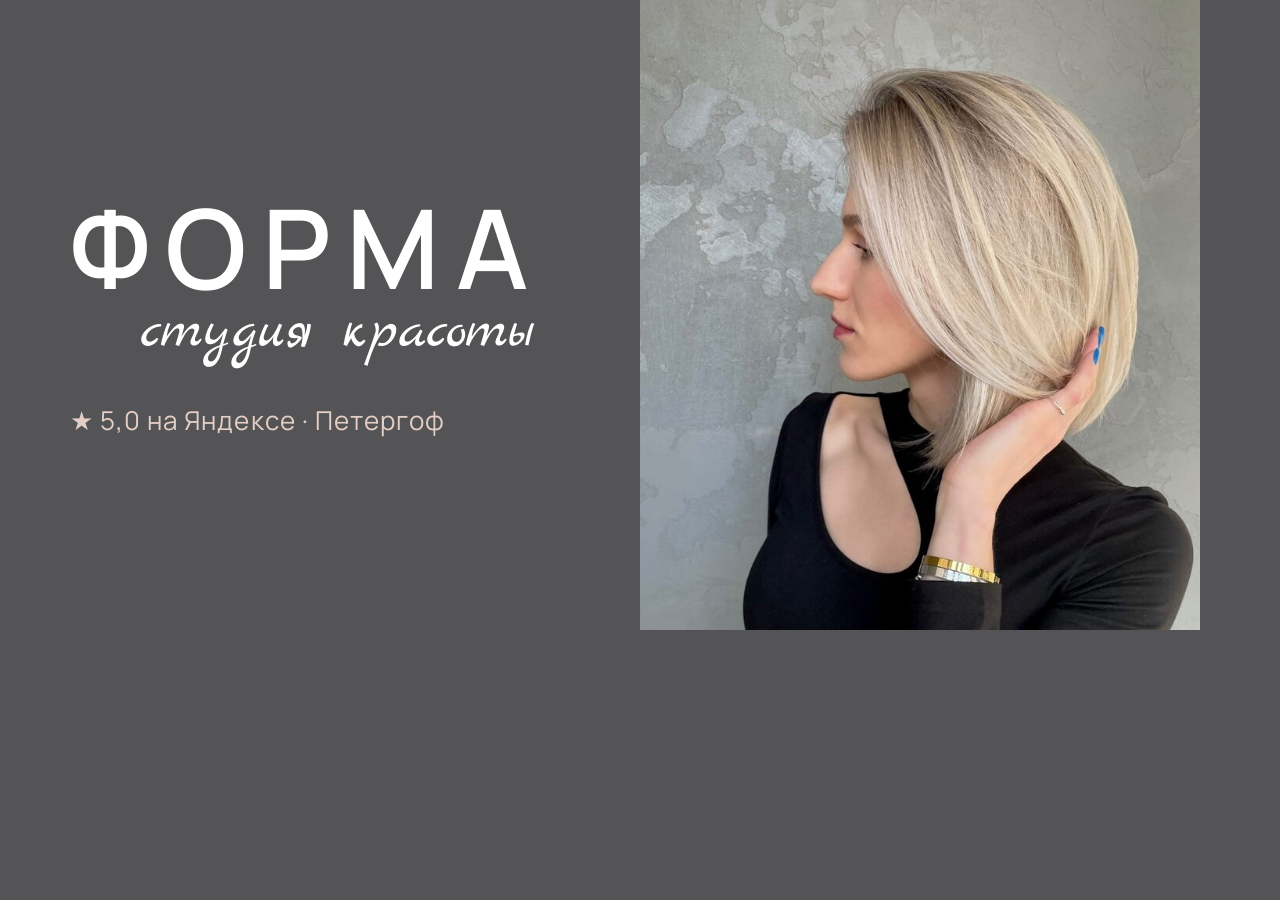
<file: tools/og.html>
<!doctype html><meta charset="utf-8"><link rel="stylesheet" href="../fonts/fonts.css">
<style>body{margin:0;width:1200px;height:630px;display:grid;grid-template-columns:640px 560px;background:#545456;color:#fff;font-family:Manrope}
.t{display:flex;flex-direction:column;justify-content:center;padding:0 70px}
b{font-weight:600;font-size:110px;letter-spacing:.14em;line-height:1}
i{font-family:"Marck Script";font-style:normal;font-size:58px;margin:-6px 0 0 70px}
p{font-size:26px;color:#e4cfc6;margin:34px 0 0;letter-spacing:.04em}
img{width:560px;height:630px;object-fit:cover;object-position:center 30%}</style>
<div class="t"><b>ФОРМА</b><i>студия красоты</i><p>★ 5,0 на Яндексе · Петергоф</p></div><img src="../img/work-bob.jpg">
</file>
<file: fonts/fonts.css>
@font-face { font-family: 'Manrope'; font-style: normal; font-weight: 400 700; font-display: swap; src: url(Manrope-cyrillic.woff2) format('woff2'); unicode-range: U+0301, U+0400-045F, U+0490-0491, U+04B0-04B1, U+2116; }
@font-face { font-family: 'Cormorant Garamond'; font-style: normal; font-weight: 500 600; font-display: swap; src: url(Cormorant-cyrillic.woff2) format('woff2'); unicode-range: U+0301, U+0400-045F, U+0490-0491, U+04B0-04B1, U+2116; }
@font-face { font-family: 'Cormorant Garamond'; font-style: italic; font-weight: 500; font-display: swap; src: url(Cormorant-italic-cyrillic.woff2) format('woff2'); unicode-range: U+0301, U+0400-045F, U+0490-0491, U+04B0-04B1, U+2116; }
@font-face { font-family: 'Marck Script'; font-style: normal; font-weight: 400; font-display: swap; src: url(MarckScript-cyrillic.woff2) format('woff2'); unicode-range: U+0301, U+0400-045F, U+0490-0491, U+04B0-04B1, U+2116; }
@font-face { font-family: 'Manrope'; font-style: normal; font-weight: 400 700; font-display: swap; src: url(Manrope-latin.woff2) format('woff2'); unicode-range: U+0000-00FF, U+0131, U+0152-0153, U+02BB-02BC, U+02C6, U+02DA, U+02DC, U+0304, U+0308, U+0329, U+2000-206F, U+20AC, U+2122, U+2191, U+2193, U+2212, U+2215, U+FEFF, U+FFFD; }
@font-face { font-family: 'Cormorant Garamond'; font-style: normal; font-weight: 500 600; font-display: swap; src: url(Cormorant-latin.woff2) format('woff2'); unicode-range: U+0000-00FF, U+0131, U+0152-0153, U+02BB-02BC, U+02C6, U+02DA, U+02DC, U+0304, U+0308, U+0329, U+2000-206F, U+20AC, U+2122, U+2191, U+2193, U+2212, U+2215, U+FEFF, U+FFFD; }
@font-face { font-family: 'Cormorant Garamond'; font-style: italic; font-weight: 500; font-display: swap; src: url(Cormorant-italic-latin.woff2) format('woff2'); unicode-range: U+0000-00FF, U+0131, U+0152-0153, U+02BB-02BC, U+02C6, U+02DA, U+02DC, U+0304, U+0308, U+0329, U+2000-206F, U+20AC, U+2122, U+2191, U+2193, U+2212, U+2215, U+FEFF, U+FFFD; }
@font-face { font-family: 'Marck Script'; font-style: normal; font-weight: 400; font-display: swap; src: url(MarckScript-latin.woff2) format('woff2'); unicode-range: U+0000-00FF, U+0131, U+0152-0153, U+02BB-02BC, U+02C6, U+02DA, U+02DC, U+0304, U+0308, U+0329, U+2000-206F, U+20AC, U+2122, U+2191, U+2193, U+2212, U+2215, U+FEFF, U+FFFD; }
</file>
